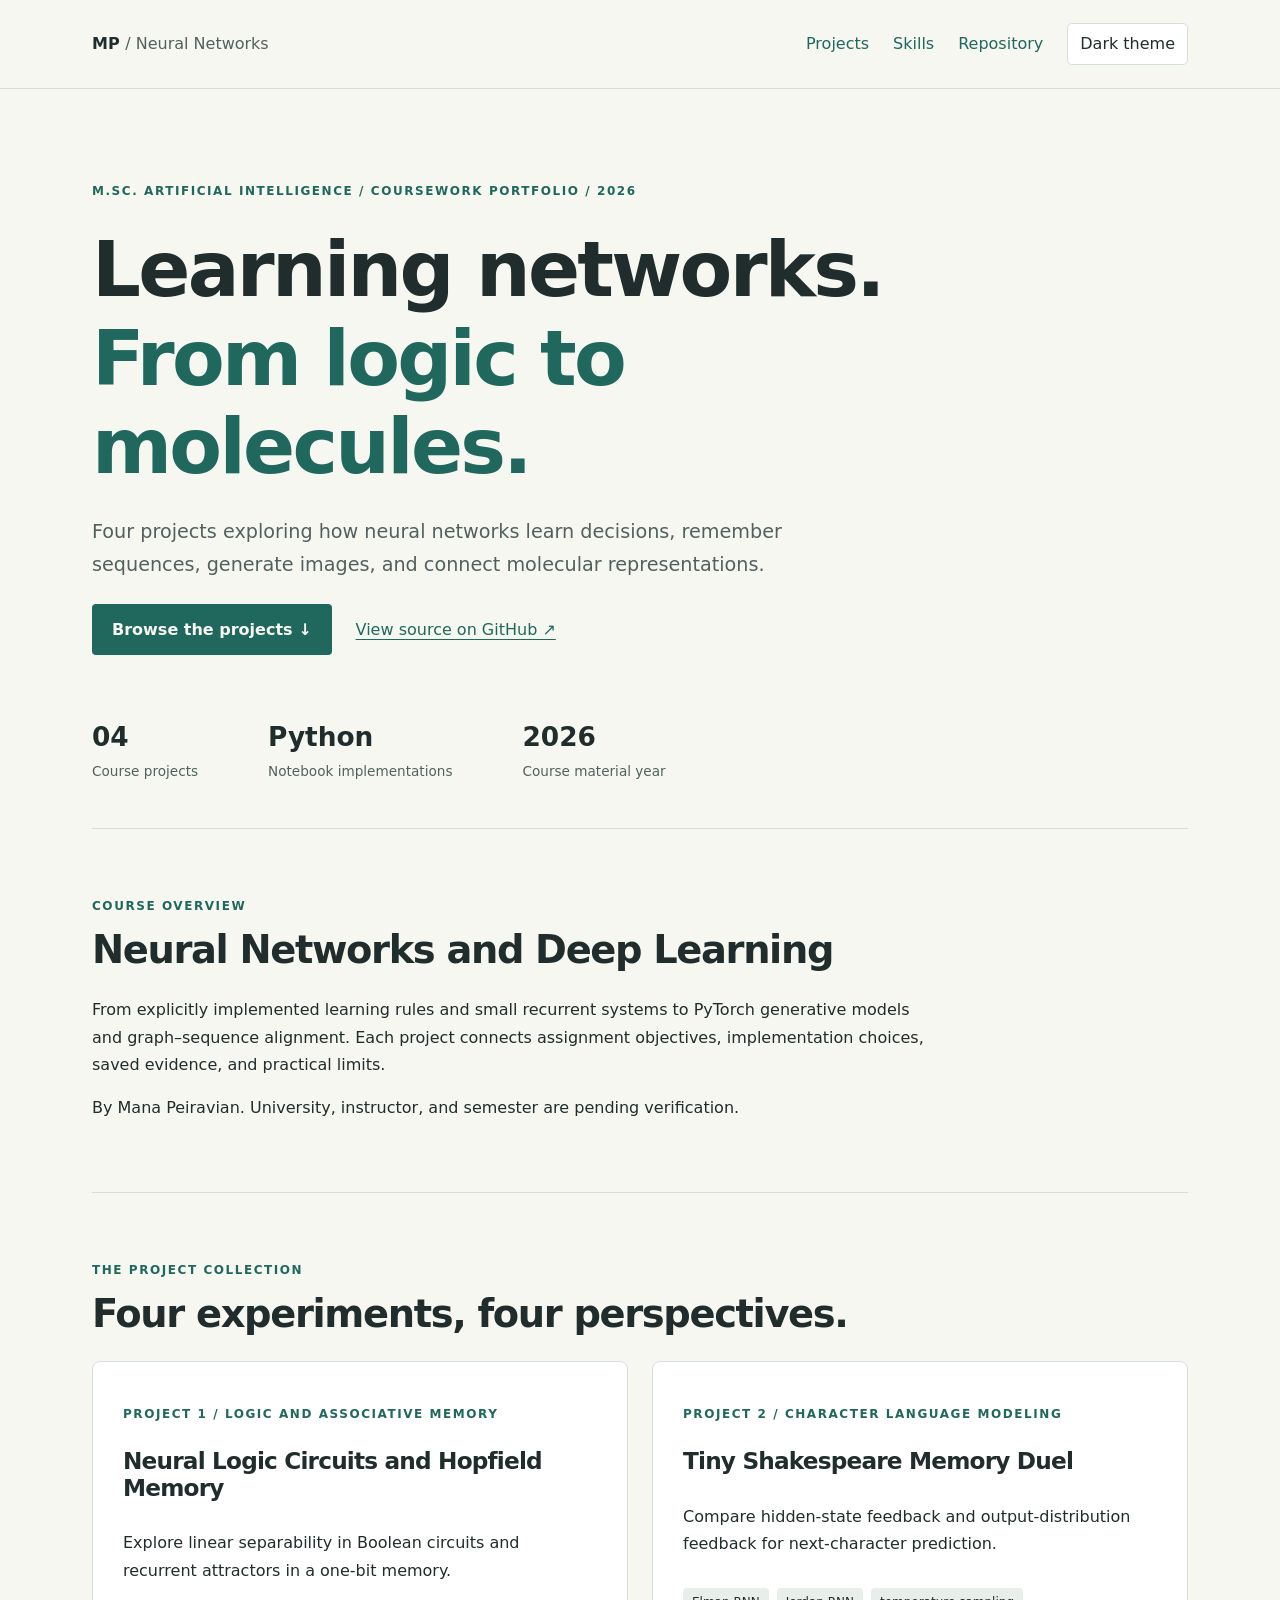
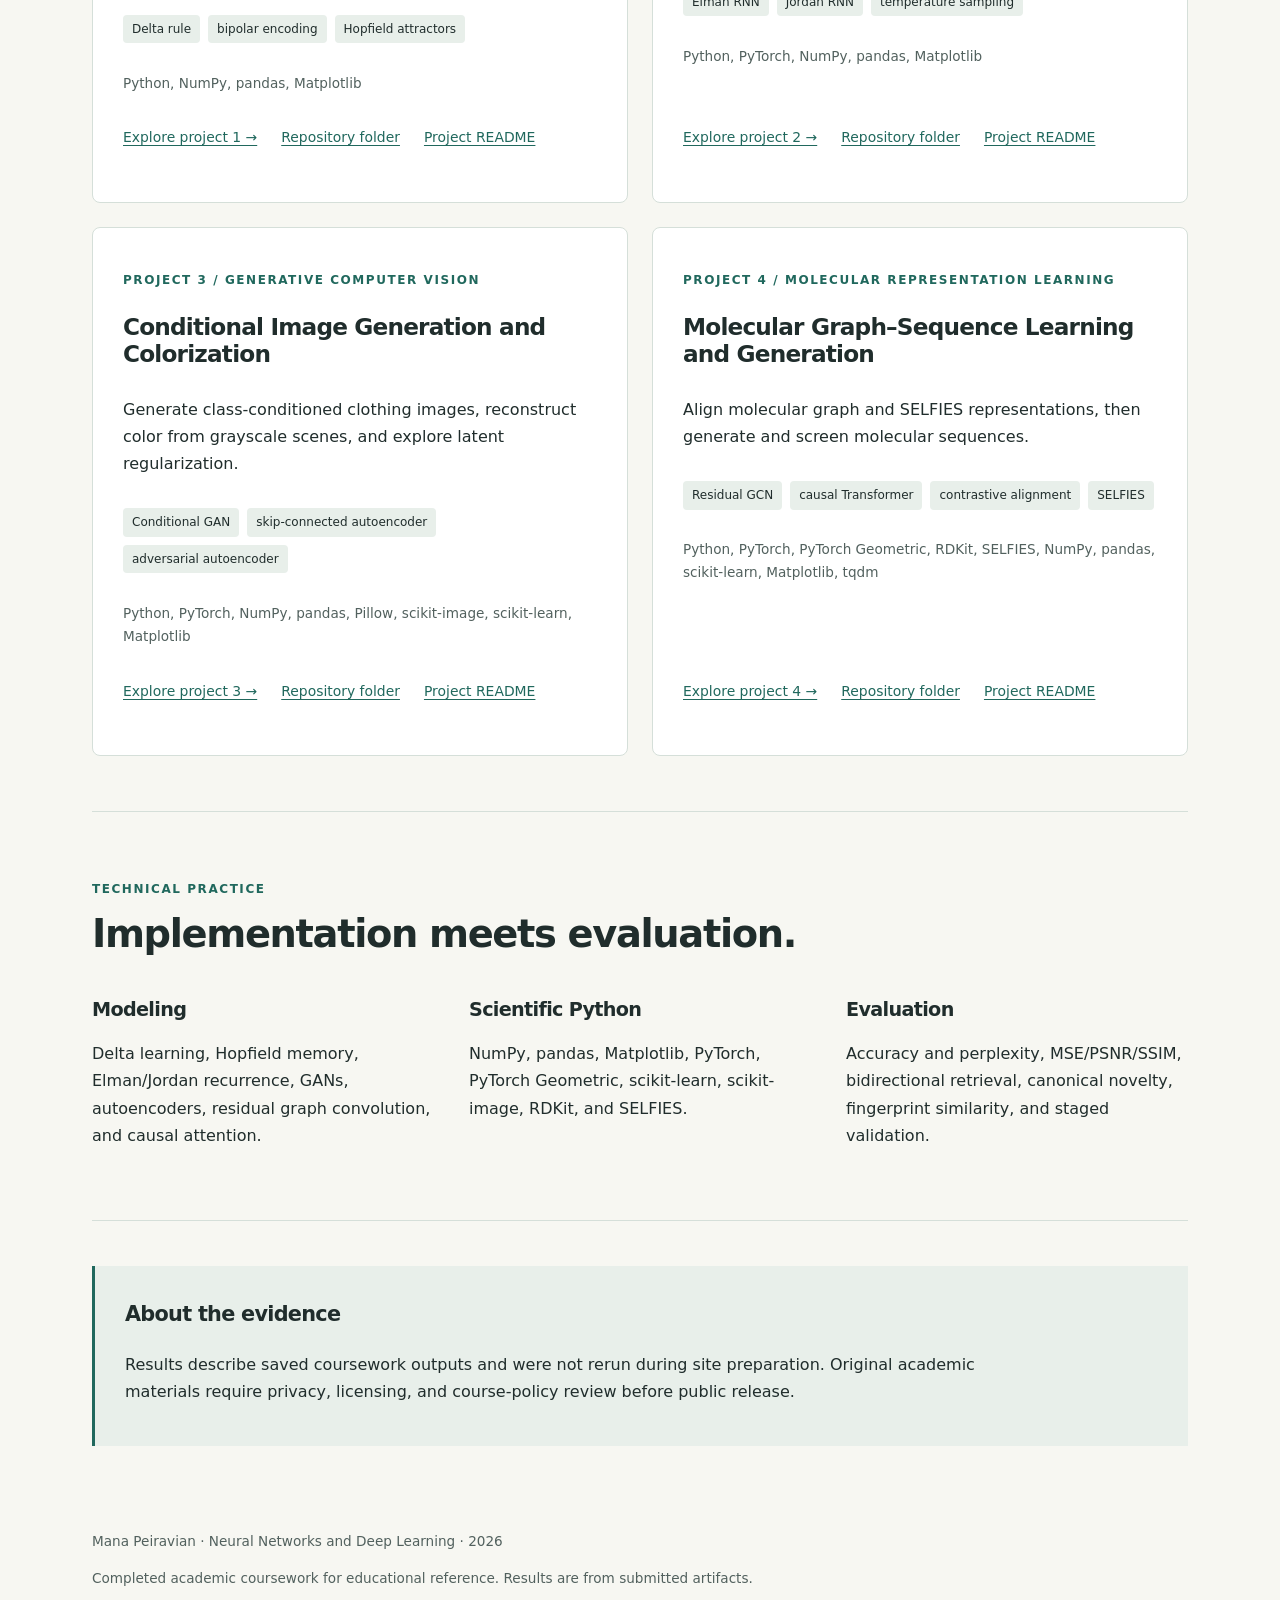
<file: docs/index.html>
<!doctype html>
<html lang="en"><head><meta charset="utf-8"><meta name="viewport" content="width=device-width, initial-scale=1"><meta name="description" content="Four Neural Networks and Deep Learning coursework projects by Mana Peiravian."><title>Neural Networks and Deep Learning | NNDL Portfolio</title><link rel="icon" href="favicon.svg" type="image/svg+xml"><link rel="stylesheet" href="assets/css/style.css"><script src="assets/js/main.js" defer></script></head><body><a class="skip" href="#main">Skip to content</a><header><nav aria-label="Main navigation"><a class="brand" href="index.html">MP <span>/ Neural Networks</span></a><div><a href="index.html#projects">Projects</a><a href="index.html#skills">Skills</a><a data-repository href="https://github.com/Mana-Peiravian/neural-networks-and-deep-learning-projects">Repository</a><button id="theme-toggle" type="button" hidden>Dark theme</button></div></nav></header><main id="main"><section class="hero"><p class="eyebrow">M.Sc. Artificial Intelligence / Coursework portfolio / 2026</p><h1>Learning networks.<br><span>From logic to molecules.</span></h1><p class="lead">Four projects exploring how neural networks learn decisions, remember sequences, generate images, and connect molecular representations.</p><div class="links"><a class="button" href="#projects">Browse the projects ↓</a><a data-repository href="https://github.com/Mana-Peiravian/neural-networks-and-deep-learning-projects">View source on GitHub ↗</a></div><div class="facts"><div><strong>04</strong><span>Course projects</span></div><div><strong>Python</strong><span>Notebook implementations</span></div><div><strong>2026</strong><span>Course material year</span></div></div></section><section id="overview"><p class="eyebrow">Course overview</p><h2>Neural Networks and Deep Learning</h2><p>From explicitly implemented learning rules and small recurrent systems to PyTorch generative models and graph–sequence alignment. Each project connects assignment objectives, implementation choices, saved evidence, and practical limits.</p><p>By Mana Peiravian. University, instructor, and semester are pending verification.</p></section><section id="projects"><p class="eyebrow">The project collection</p><h2>Four experiments, four perspectives.</h2><div class="grid"><article class="card"><p class="eyebrow">Project 1 / Logic and associative memory</p><h3>Neural Logic Circuits and Hopfield Memory</h3><p>Explore linear separability in Boolean circuits and recurrent attractors in a one-bit memory.</p><div class="tags"><span>Delta rule</span><span>bipolar encoding</span><span>Hopfield attractors</span></div><p class="tools">Python, NumPy, pandas, Matplotlib</p><div class="links"><a href="projects/logic-and-memory.html">Explore project 1 →</a><a href="https://github.com/Mana-Peiravian/neural-networks-and-deep-learning-projects/tree/main/1/">Repository folder</a><a href="https://github.com/Mana-Peiravian/neural-networks-and-deep-learning-projects/blob/main/1/README.md">Project README</a></div></article><article class="card"><p class="eyebrow">Project 2 / Character language modeling</p><h3>Tiny Shakespeare Memory Duel</h3><p>Compare hidden-state feedback and output-distribution feedback for next-character prediction.</p><div class="tags"><span>Elman RNN</span><span>Jordan RNN</span><span>temperature sampling</span></div><p class="tools">Python, PyTorch, NumPy, pandas, Matplotlib</p><div class="links"><a href="projects/shakespeare-memory-duel.html">Explore project 2 →</a><a href="https://github.com/Mana-Peiravian/neural-networks-and-deep-learning-projects/tree/main/2/">Repository folder</a><a href="https://github.com/Mana-Peiravian/neural-networks-and-deep-learning-projects/blob/main/2/README.md">Project README</a></div></article><article class="card"><p class="eyebrow">Project 3 / Generative computer vision</p><h3>Conditional Image Generation and Colorization</h3><p>Generate class-conditioned clothing images, reconstruct color from grayscale scenes, and explore latent regularization.</p><div class="tags"><span>Conditional GAN</span><span>skip-connected autoencoder</span><span>adversarial autoencoder</span></div><p class="tools">Python, PyTorch, NumPy, pandas, Pillow, scikit-image, scikit-learn, Matplotlib</p><div class="links"><a href="projects/generative-vision.html">Explore project 3 →</a><a href="https://github.com/Mana-Peiravian/neural-networks-and-deep-learning-projects/tree/main/3/">Repository folder</a><a href="https://github.com/Mana-Peiravian/neural-networks-and-deep-learning-projects/blob/main/3/README.md">Project README</a></div></article><article class="card"><p class="eyebrow">Project 4 / Molecular representation learning</p><h3>Molecular Graph–Sequence Learning and Generation</h3><p>Align molecular graph and SELFIES representations, then generate and screen molecular sequences.</p><div class="tags"><span>Residual GCN</span><span>causal Transformer</span><span>contrastive alignment</span><span>SELFIES</span></div><p class="tools">Python, PyTorch, PyTorch Geometric, RDKit, SELFIES, NumPy, pandas, scikit-learn, Matplotlib, tqdm</p><div class="links"><a href="projects/molecular-graph-sequences.html">Explore project 4 →</a><a href="https://github.com/Mana-Peiravian/neural-networks-and-deep-learning-projects/tree/main/4/">Repository folder</a><a href="https://github.com/Mana-Peiravian/neural-networks-and-deep-learning-projects/blob/main/4/README.md">Project README</a></div></article></div></section><section id="skills"><p class="eyebrow">Technical practice</p><h2>Implementation meets evaluation.</h2><div class="skills"><div><h3>Modeling</h3><p>Delta learning, Hopfield memory, Elman/Jordan recurrence, GANs, autoencoders, residual graph convolution, and causal attention.</p></div><div><h3>Scientific Python</h3><p>NumPy, pandas, Matplotlib, PyTorch, PyTorch Geometric, scikit-learn, scikit-image, RDKit, and SELFIES.</p></div><div><h3>Evaluation</h3><p>Accuracy and perplexity, MSE/PSNR/SSIM, bidirectional retrieval, canonical novelty, fingerprint similarity, and staged validation.</p></div></div></section><aside class="notice"><h2>About the evidence</h2><p>Results describe saved coursework outputs and were not rerun during site preparation. Original academic materials require privacy, licensing, and course-policy review before public release.</p></aside></main><footer><p>Mana Peiravian · Neural Networks and Deep Learning · 2026</p><p>Completed academic coursework for educational reference. Results are from submitted artifacts.</p></footer></body></html>
</file>
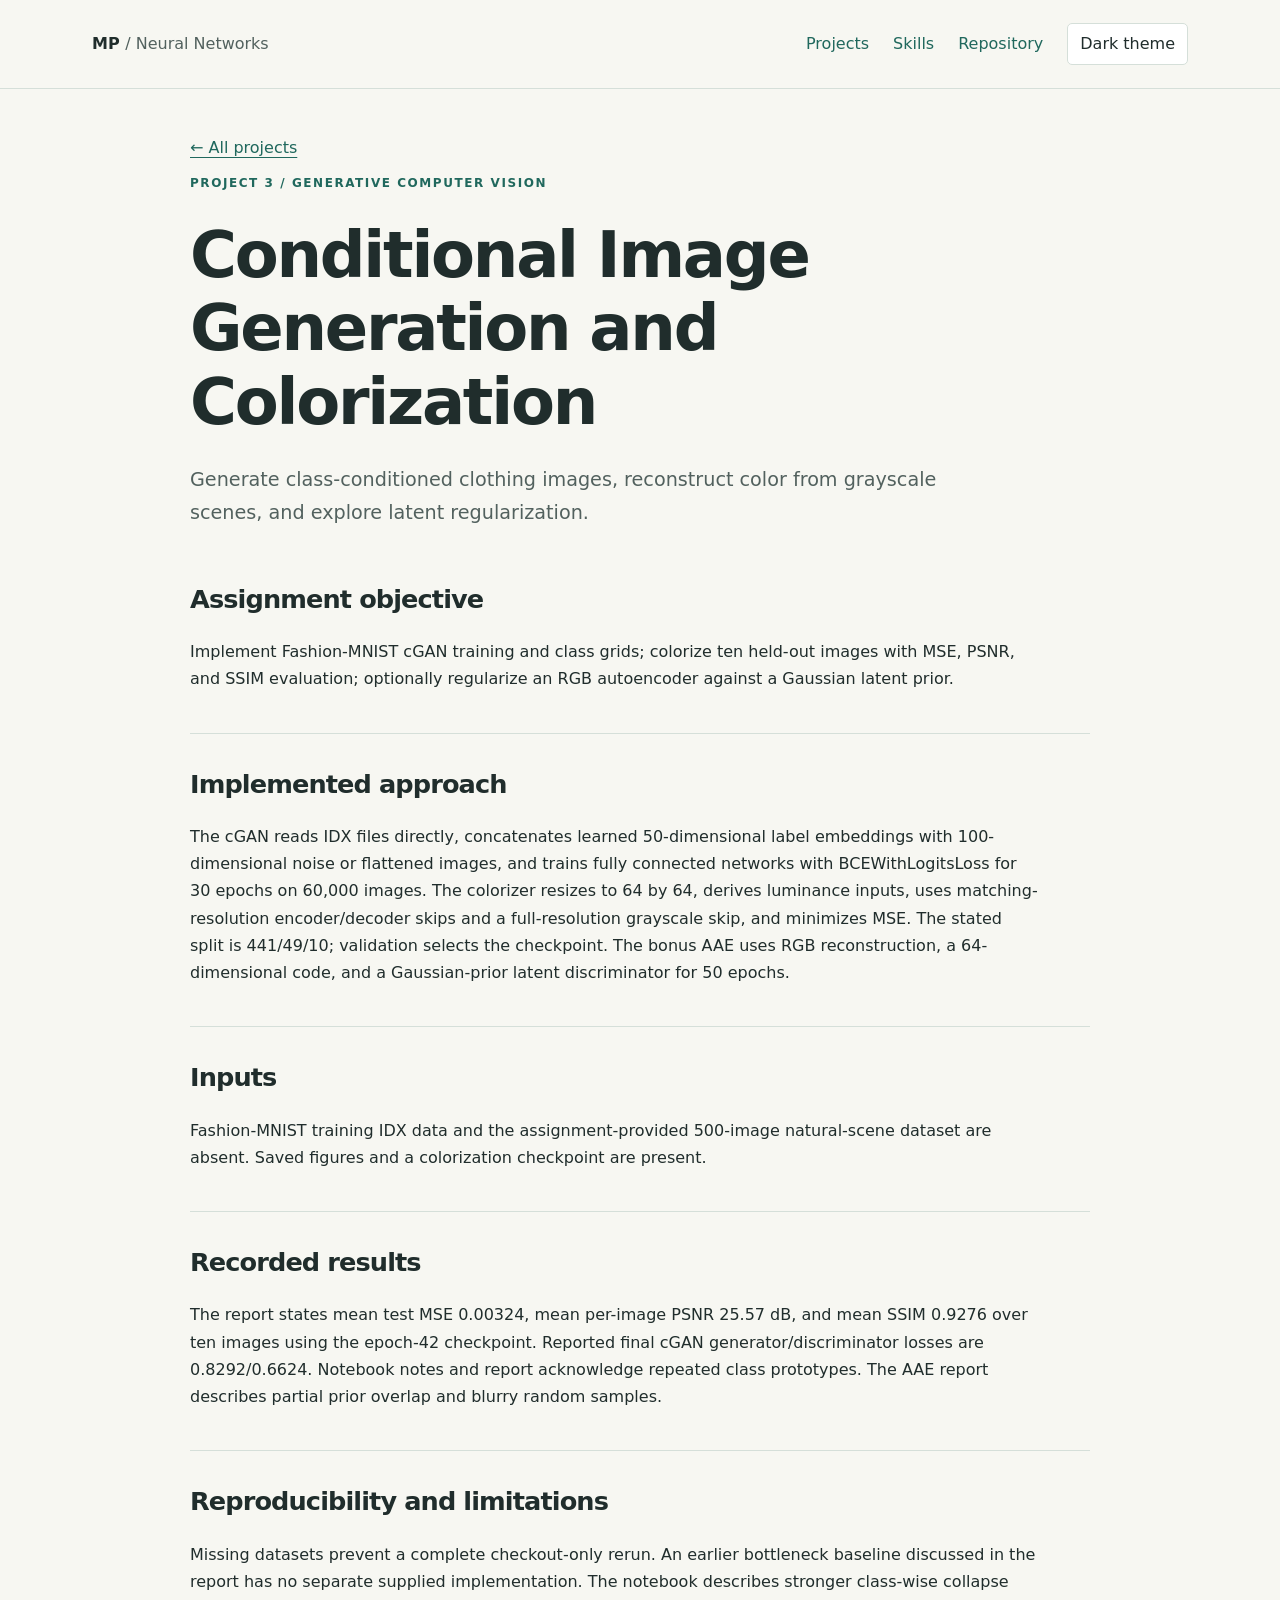
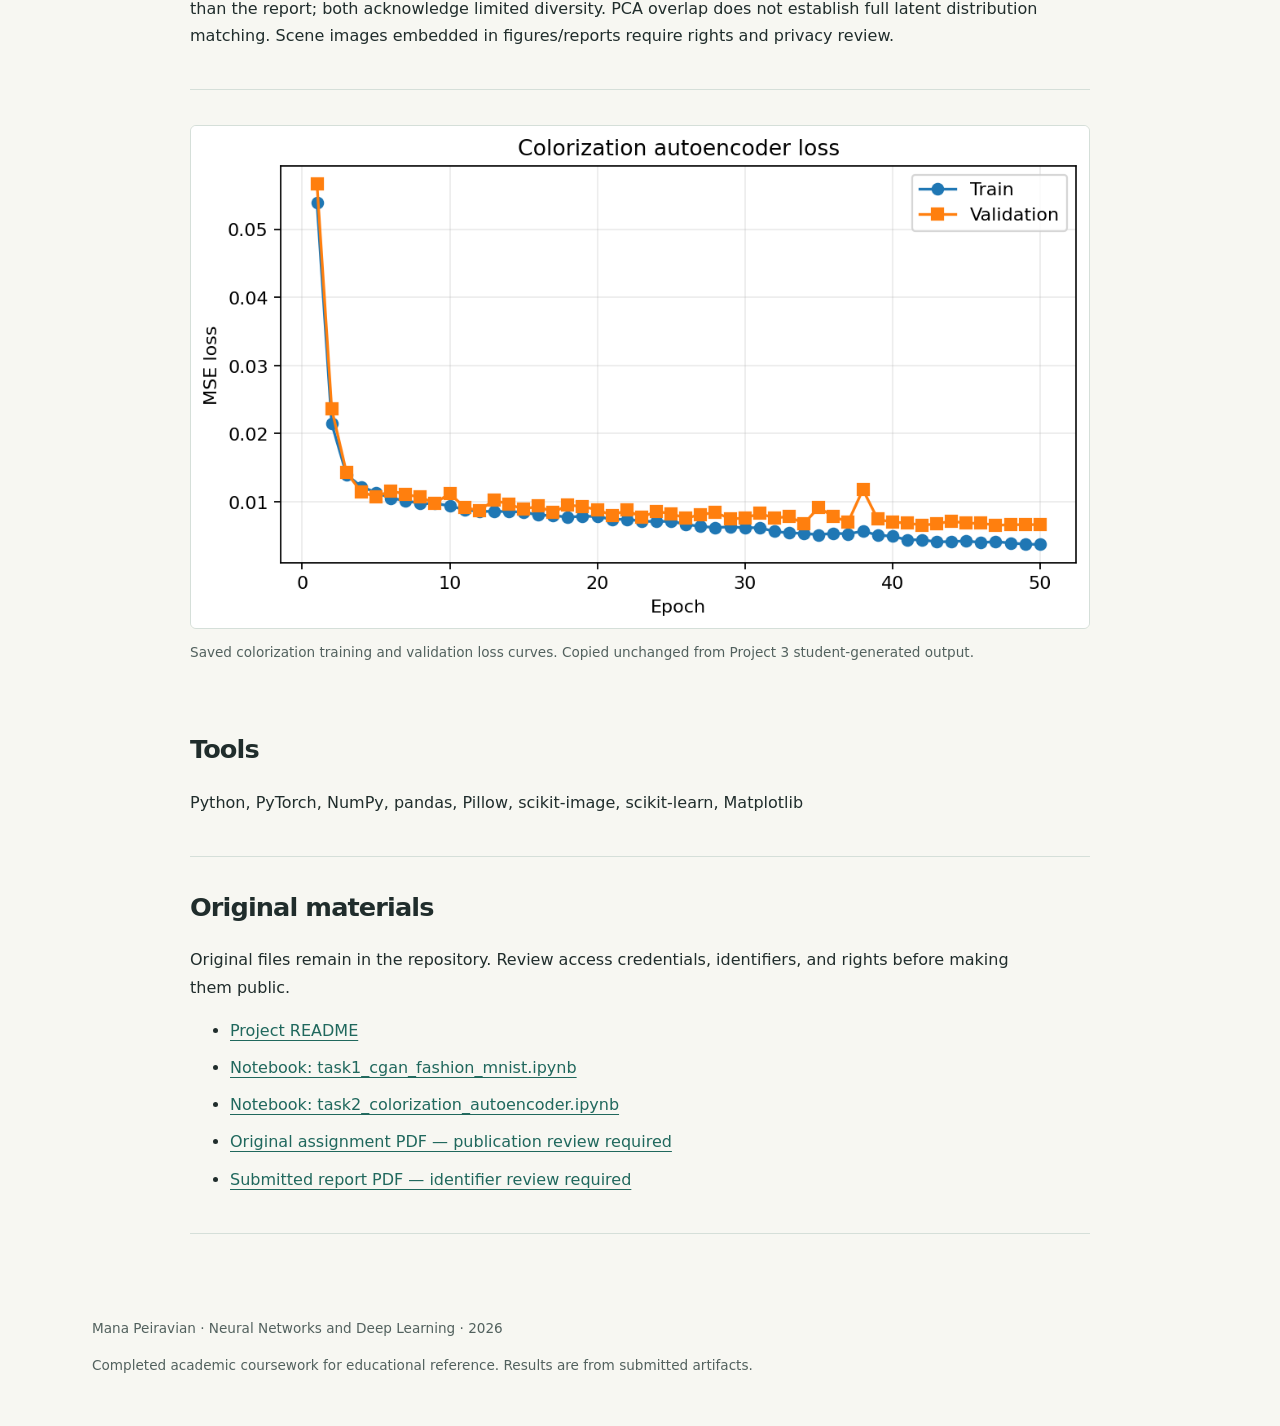
<file: docs/projects/generative-vision.html>
<!doctype html>
<html lang="en"><head><meta charset="utf-8"><meta name="viewport" content="width=device-width, initial-scale=1"><meta name="description" content="Four Neural Networks and Deep Learning coursework projects by Mana Peiravian."><title>Conditional Image Generation and Colorization | NNDL Portfolio</title><link rel="icon" href="../favicon.svg" type="image/svg+xml"><link rel="stylesheet" href="../assets/css/style.css"><script src="../assets/js/main.js" defer></script></head><body><a class="skip" href="#main">Skip to content</a><header><nav aria-label="Main navigation"><a class="brand" href="../index.html">MP <span>/ Neural Networks</span></a><div><a href="../index.html#projects">Projects</a><a href="../index.html#skills">Skills</a><a data-repository href="https://github.com/Mana-Peiravian/neural-networks-and-deep-learning-projects">Repository</a><button id="theme-toggle" type="button" hidden>Dark theme</button></div></nav></header><main id="main"><div class="detail"><a href="../index.html#projects">← All projects</a><p class="eyebrow">Project 3 / Generative computer vision</p><h1>Conditional Image Generation and Colorization</h1><p class="lead">Generate class-conditioned clothing images, reconstruct color from grayscale scenes, and explore latent regularization.</p><section><h2>Assignment objective</h2><p>Implement Fashion-MNIST cGAN training and class grids; colorize ten held-out images with MSE, PSNR, and SSIM evaluation; optionally regularize an RGB autoencoder against a Gaussian latent prior.</p></section><section><h2>Implemented approach</h2><p>The cGAN reads IDX files directly, concatenates learned 50-dimensional label embeddings with 100-dimensional noise or flattened images, and trains fully connected networks with BCEWithLogitsLoss for 30 epochs on 60,000 images. The colorizer resizes to 64 by 64, derives luminance inputs, uses matching-resolution encoder/decoder skips and a full-resolution grayscale skip, and minimizes MSE. The stated split is 441/49/10; validation selects the checkpoint. The bonus AAE uses RGB reconstruction, a 64-dimensional code, and a Gaussian-prior latent discriminator for 50 epochs.</p></section><section><h2>Inputs</h2><p>Fashion-MNIST training IDX data and the assignment-provided 500-image natural-scene dataset are absent. Saved figures and a colorization checkpoint are present.</p></section><section><h2>Recorded results</h2><p>The report states mean test MSE 0.00324, mean per-image PSNR 25.57 dB, and mean SSIM 0.9276 over ten images using the epoch-42 checkpoint. Reported final cGAN generator/discriminator losses are 0.8292/0.6624. Notebook notes and report acknowledge repeated class prototypes. The AAE report describes partial prior overlap and blurry random samples.</p></section><section><h2>Reproducibility and limitations</h2><p>Missing datasets prevent a complete checkout-only rerun. An earlier bottleneck baseline discussed in the report has no separate supplied implementation. The notebook describes stronger class-wise collapse than the report; both acknowledge limited diversity. PCA overlap does not establish full latent distribution matching. Scene images embedded in figures/reports require rights and privacy review.</p></section><figure><img src="../assets/images/autoencoder_loss_curve.png" alt="Saved colorization training and validation loss curves" loading="lazy"><figcaption>Saved colorization training and validation loss curves. Copied unchanged from Project 3 student-generated output.</figcaption></figure><section><h2>Tools</h2><p>Python, PyTorch, NumPy, pandas, Pillow, scikit-image, scikit-learn, Matplotlib</p></section><section><h2>Original materials</h2><p>Original files remain in the repository. Review access credentials, identifiers, and rights before making them public.</p><ul><li><a href="https://github.com/Mana-Peiravian/neural-networks-and-deep-learning-projects/blob/main/3/README.md">Project README</a></li><li><a href="https://github.com/Mana-Peiravian/neural-networks-and-deep-learning-projects/blob/main/3/code/task1_cgan_fashion_mnist.ipynb">Notebook: task1_cgan_fashion_mnist.ipynb</a></li><li><a href="https://github.com/Mana-Peiravian/neural-networks-and-deep-learning-projects/blob/main/3/code/task2_colorization_autoencoder.ipynb">Notebook: task2_colorization_autoencoder.ipynb</a></li><li><a href="https://github.com/Mana-Peiravian/neural-networks-and-deep-learning-projects/blob/main/3/NNDL-Prj3-2026.pdf">Original assignment PDF — publication review required</a></li><li><a href="https://github.com/Mana-Peiravian/neural-networks-and-deep-learning-projects/blob/main/3/report.pdf">Submitted report PDF — identifier review required</a></li></ul></section></div></main><footer><p>Mana Peiravian · Neural Networks and Deep Learning · 2026</p><p>Completed academic coursework for educational reference. Results are from submitted artifacts.</p></footer></body></html>
</file>
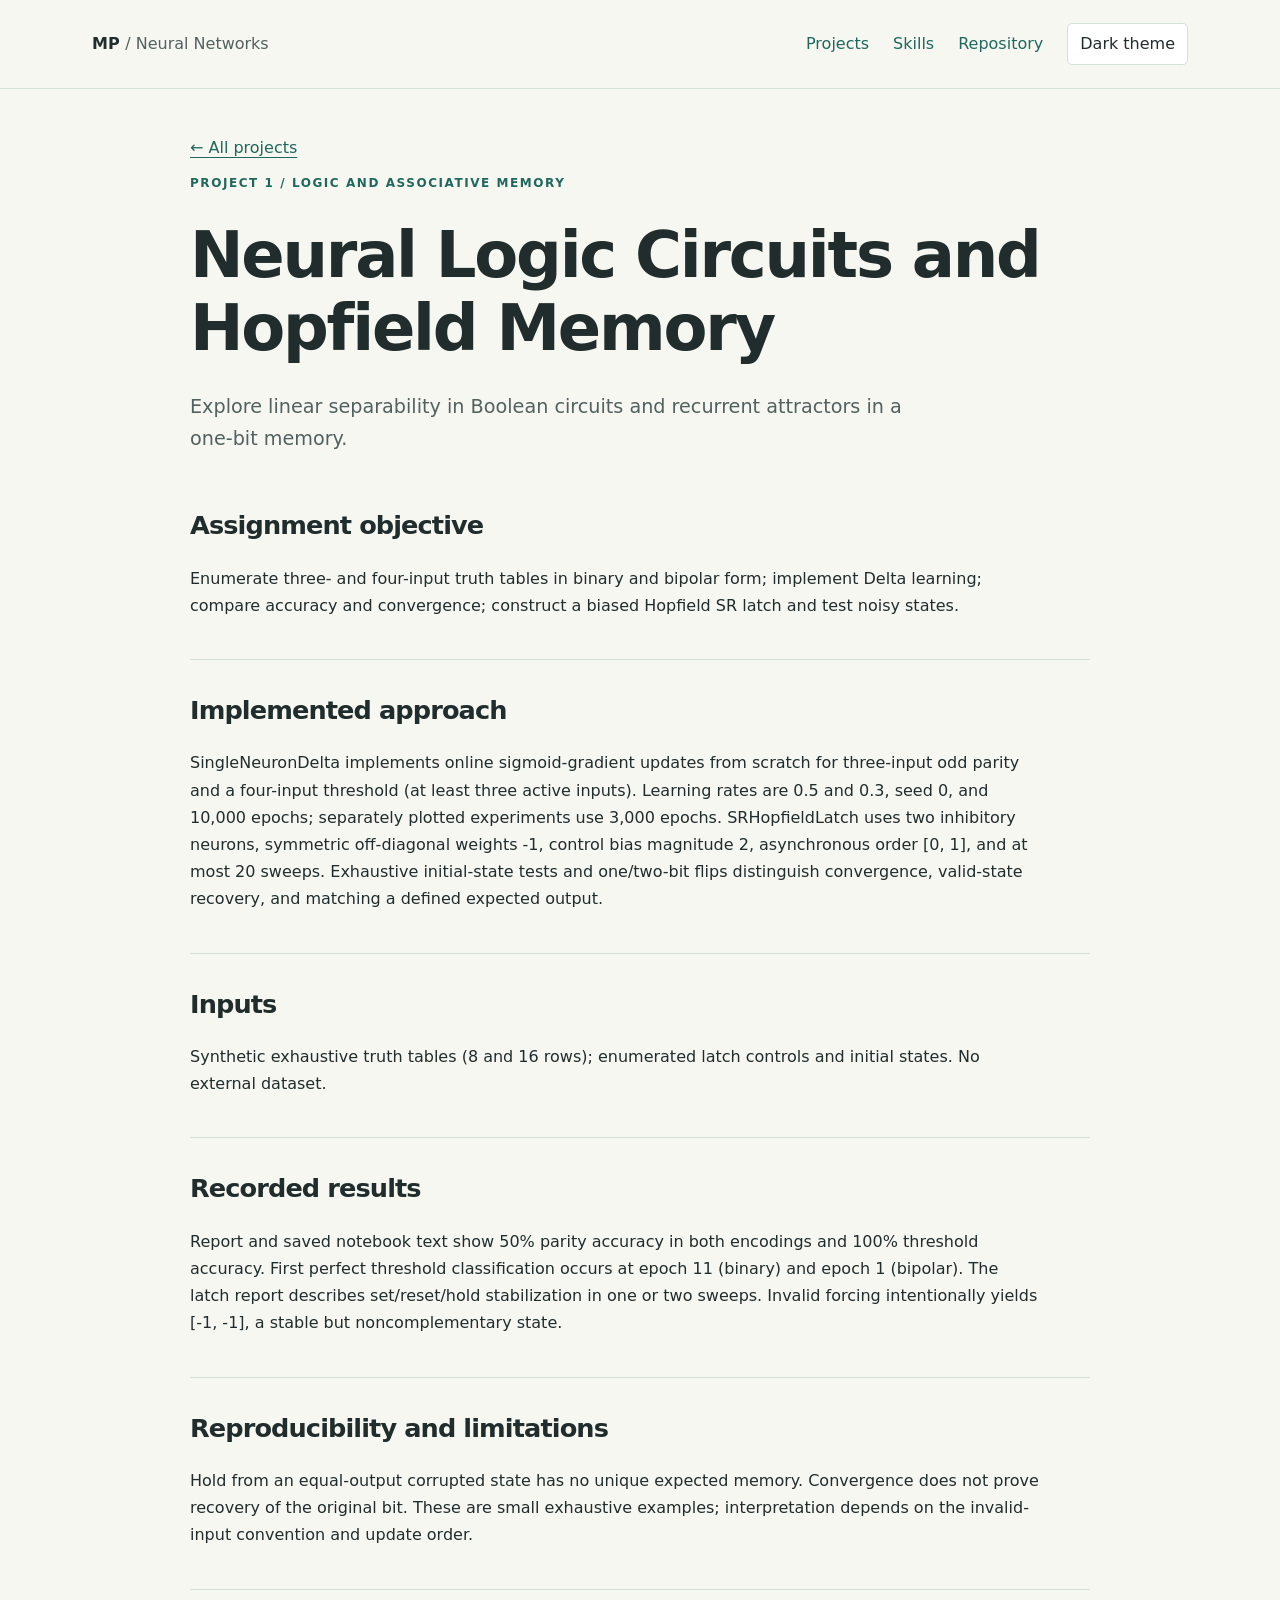
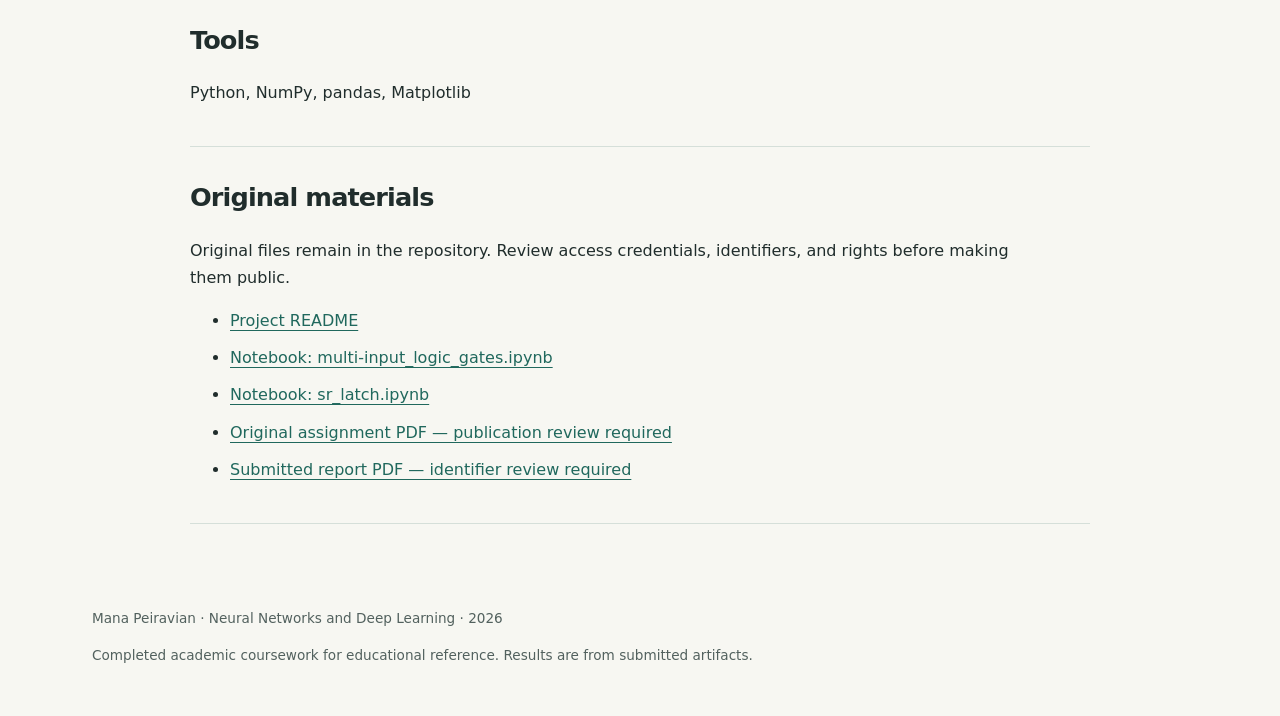
<file: docs/projects/logic-and-memory.html>
<!doctype html>
<html lang="en"><head><meta charset="utf-8"><meta name="viewport" content="width=device-width, initial-scale=1"><meta name="description" content="Four Neural Networks and Deep Learning coursework projects by Mana Peiravian."><title>Neural Logic Circuits and Hopfield Memory | NNDL Portfolio</title><link rel="icon" href="../favicon.svg" type="image/svg+xml"><link rel="stylesheet" href="../assets/css/style.css"><script src="../assets/js/main.js" defer></script></head><body><a class="skip" href="#main">Skip to content</a><header><nav aria-label="Main navigation"><a class="brand" href="../index.html">MP <span>/ Neural Networks</span></a><div><a href="../index.html#projects">Projects</a><a href="../index.html#skills">Skills</a><a data-repository href="https://github.com/Mana-Peiravian/neural-networks-and-deep-learning-projects">Repository</a><button id="theme-toggle" type="button" hidden>Dark theme</button></div></nav></header><main id="main"><div class="detail"><a href="../index.html#projects">← All projects</a><p class="eyebrow">Project 1 / Logic and associative memory</p><h1>Neural Logic Circuits and Hopfield Memory</h1><p class="lead">Explore linear separability in Boolean circuits and recurrent attractors in a one-bit memory.</p><section><h2>Assignment objective</h2><p>Enumerate three- and four-input truth tables in binary and bipolar form; implement Delta learning; compare accuracy and convergence; construct a biased Hopfield SR latch and test noisy states.</p></section><section><h2>Implemented approach</h2><p>SingleNeuronDelta implements online sigmoid-gradient updates from scratch for three-input odd parity and a four-input threshold (at least three active inputs). Learning rates are 0.5 and 0.3, seed 0, and 10,000 epochs; separately plotted experiments use 3,000 epochs. SRHopfieldLatch uses two inhibitory neurons, symmetric off-diagonal weights -1, control bias magnitude 2, asynchronous order [0, 1], and at most 20 sweeps. Exhaustive initial-state tests and one/two-bit flips distinguish convergence, valid-state recovery, and matching a defined expected output.</p></section><section><h2>Inputs</h2><p>Synthetic exhaustive truth tables (8 and 16 rows); enumerated latch controls and initial states. No external dataset.</p></section><section><h2>Recorded results</h2><p>Report and saved notebook text show 50% parity accuracy in both encodings and 100% threshold accuracy. First perfect threshold classification occurs at epoch 11 (binary) and epoch 1 (bipolar). The latch report describes set/reset/hold stabilization in one or two sweeps. Invalid forcing intentionally yields [-1, -1], a stable but noncomplementary state.</p></section><section><h2>Reproducibility and limitations</h2><p>Hold from an equal-output corrupted state has no unique expected memory. Convergence does not prove recovery of the original bit. These are small exhaustive examples; interpretation depends on the invalid-input convention and update order.</p></section><section><h2>Tools</h2><p>Python, NumPy, pandas, Matplotlib</p></section><section><h2>Original materials</h2><p>Original files remain in the repository. Review access credentials, identifiers, and rights before making them public.</p><ul><li><a href="https://github.com/Mana-Peiravian/neural-networks-and-deep-learning-projects/blob/main/1/README.md">Project README</a></li><li><a href="https://github.com/Mana-Peiravian/neural-networks-and-deep-learning-projects/blob/main/1/code/multi-input_logic_gates.ipynb">Notebook: multi-input_logic_gates.ipynb</a></li><li><a href="https://github.com/Mana-Peiravian/neural-networks-and-deep-learning-projects/blob/main/1/code/sr_latch.ipynb">Notebook: sr_latch.ipynb</a></li><li><a href="https://github.com/Mana-Peiravian/neural-networks-and-deep-learning-projects/blob/main/1/NNDL_Pr1_2026.pdf">Original assignment PDF — publication review required</a></li><li><a href="https://github.com/Mana-Peiravian/neural-networks-and-deep-learning-projects/blob/main/1/HW%231%20-%20Report.pdf">Submitted report PDF — identifier review required</a></li></ul></section></div></main><footer><p>Mana Peiravian · Neural Networks and Deep Learning · 2026</p><p>Completed academic coursework for educational reference. Results are from submitted artifacts.</p></footer></body></html>
</file>
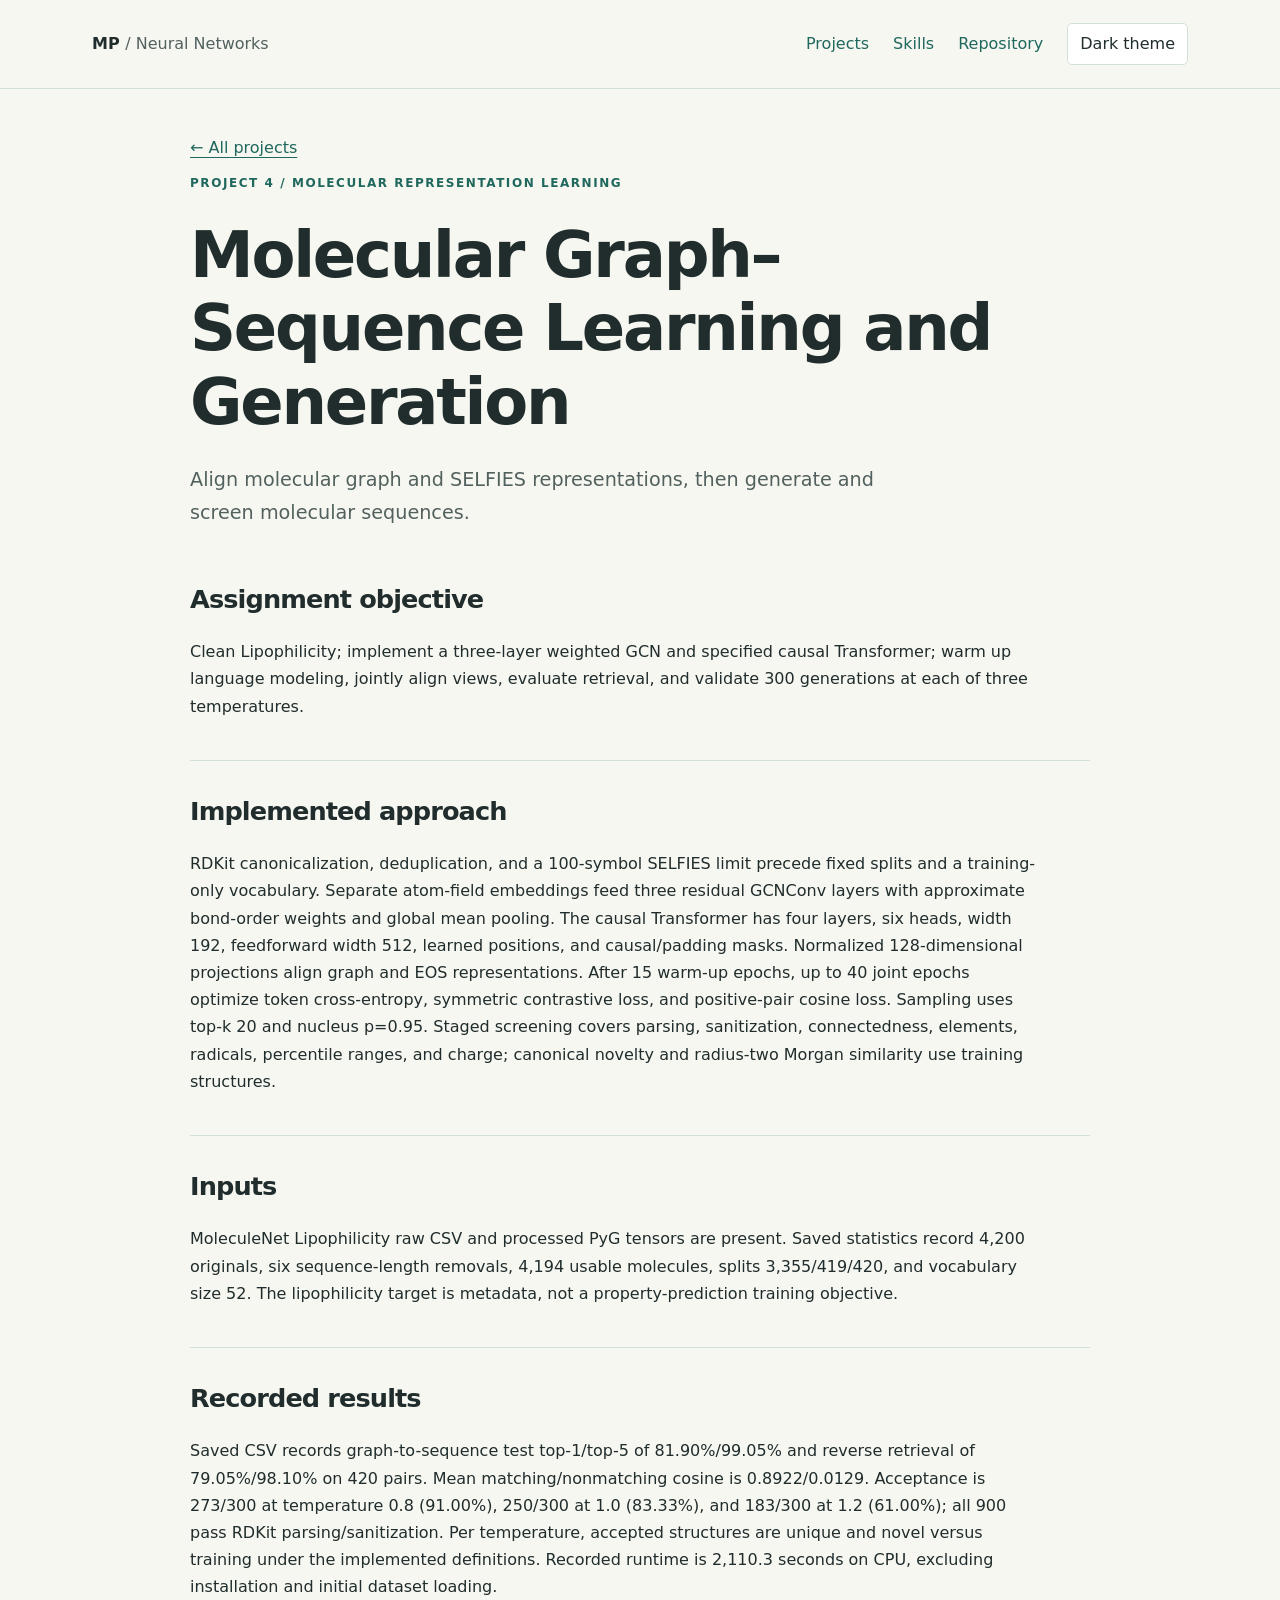
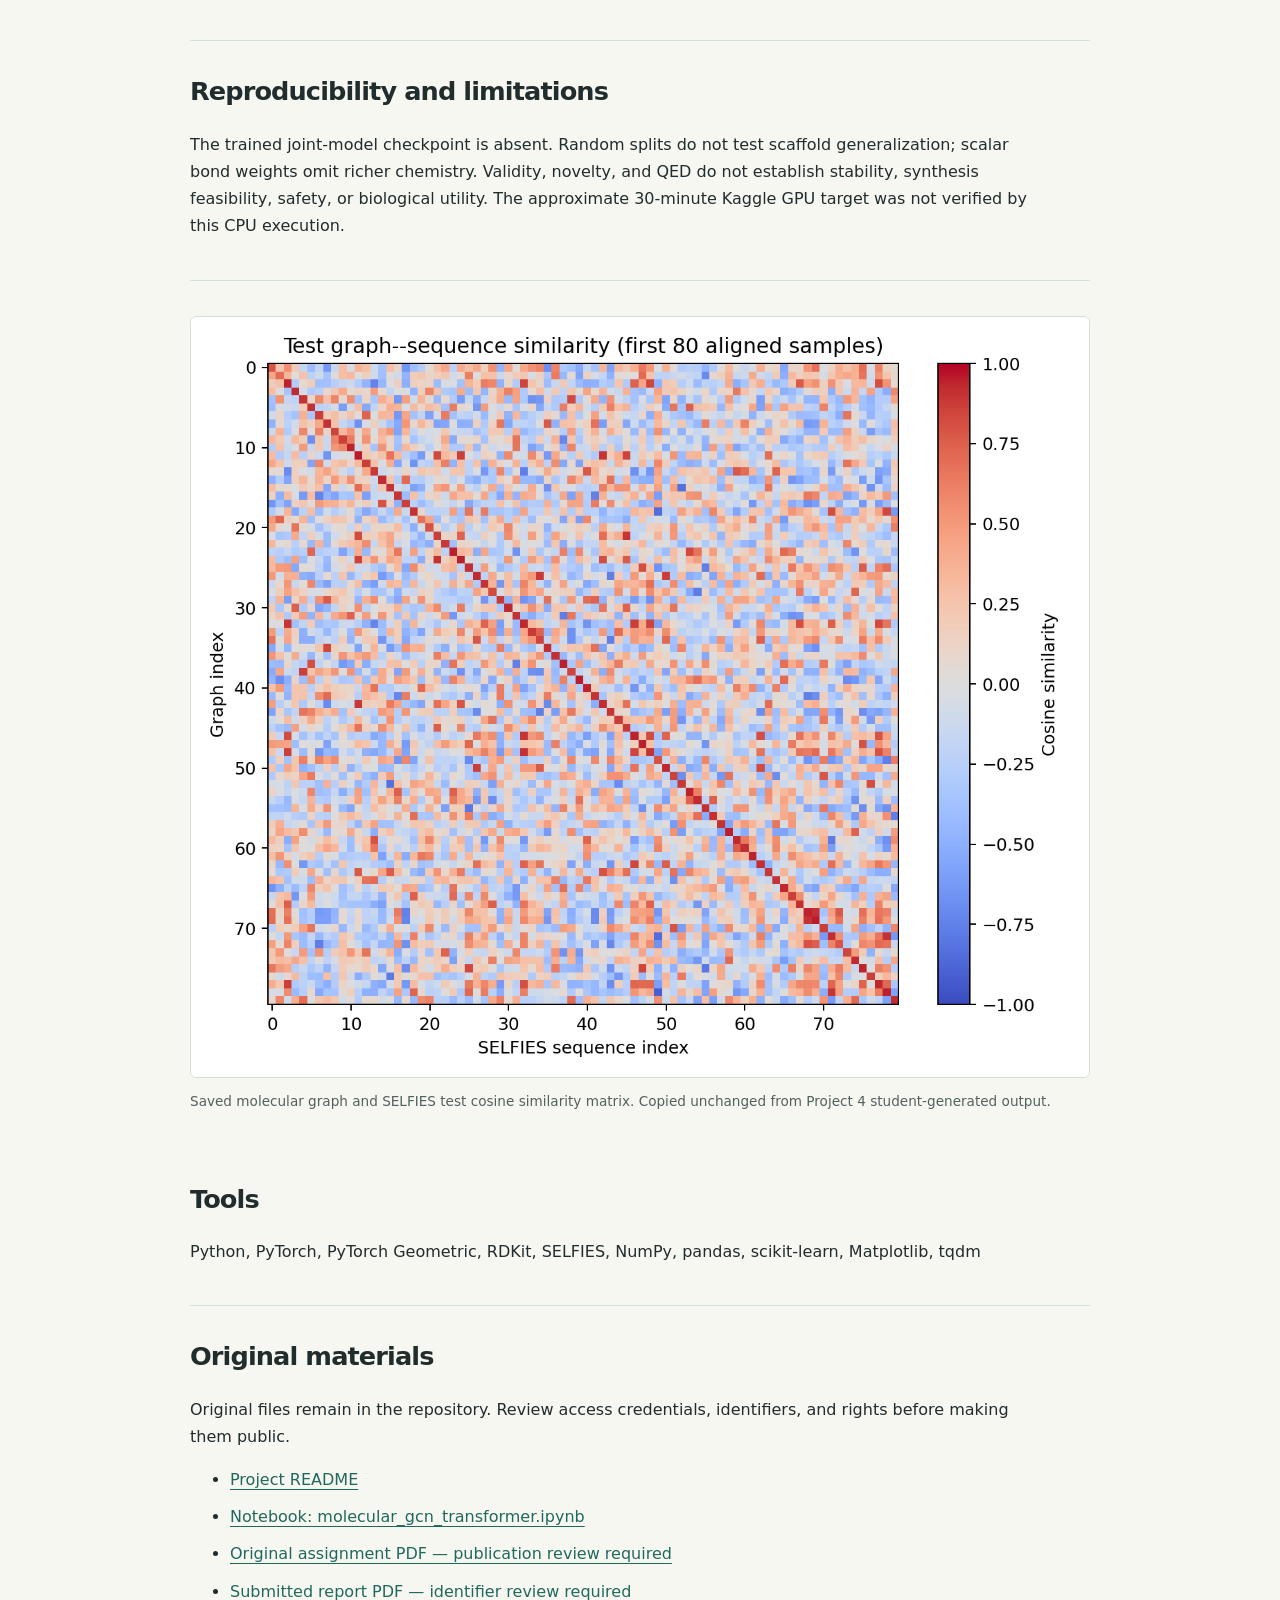
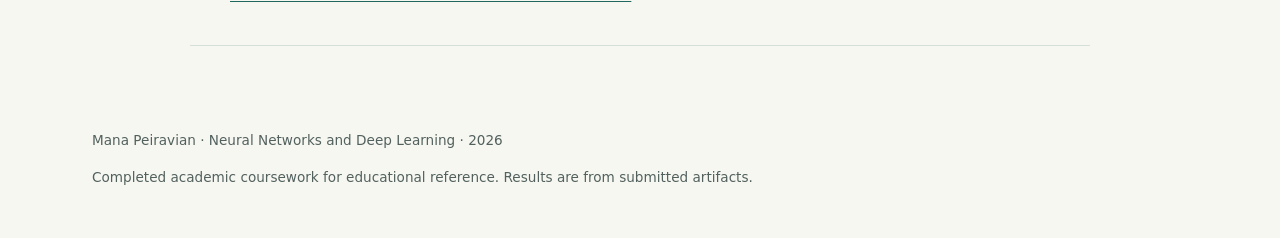
<file: docs/projects/molecular-graph-sequences.html>
<!doctype html>
<html lang="en"><head><meta charset="utf-8"><meta name="viewport" content="width=device-width, initial-scale=1"><meta name="description" content="Four Neural Networks and Deep Learning coursework projects by Mana Peiravian."><title>Molecular Graph–Sequence Learning and Generation | NNDL Portfolio</title><link rel="icon" href="../favicon.svg" type="image/svg+xml"><link rel="stylesheet" href="../assets/css/style.css"><script src="../assets/js/main.js" defer></script></head><body><a class="skip" href="#main">Skip to content</a><header><nav aria-label="Main navigation"><a class="brand" href="../index.html">MP <span>/ Neural Networks</span></a><div><a href="../index.html#projects">Projects</a><a href="../index.html#skills">Skills</a><a data-repository href="https://github.com/Mana-Peiravian/neural-networks-and-deep-learning-projects">Repository</a><button id="theme-toggle" type="button" hidden>Dark theme</button></div></nav></header><main id="main"><div class="detail"><a href="../index.html#projects">← All projects</a><p class="eyebrow">Project 4 / Molecular representation learning</p><h1>Molecular Graph–Sequence Learning and Generation</h1><p class="lead">Align molecular graph and SELFIES representations, then generate and screen molecular sequences.</p><section><h2>Assignment objective</h2><p>Clean Lipophilicity; implement a three-layer weighted GCN and specified causal Transformer; warm up language modeling, jointly align views, evaluate retrieval, and validate 300 generations at each of three temperatures.</p></section><section><h2>Implemented approach</h2><p>RDKit canonicalization, deduplication, and a 100-symbol SELFIES limit precede fixed splits and a training-only vocabulary. Separate atom-field embeddings feed three residual GCNConv layers with approximate bond-order weights and global mean pooling. The causal Transformer has four layers, six heads, width 192, feedforward width 512, learned positions, and causal/padding masks. Normalized 128-dimensional projections align graph and EOS representations. After 15 warm-up epochs, up to 40 joint epochs optimize token cross-entropy, symmetric contrastive loss, and positive-pair cosine loss. Sampling uses top-k 20 and nucleus p=0.95. Staged screening covers parsing, sanitization, connectedness, elements, radicals, percentile ranges, and charge; canonical novelty and radius-two Morgan similarity use training structures.</p></section><section><h2>Inputs</h2><p>MoleculeNet Lipophilicity raw CSV and processed PyG tensors are present. Saved statistics record 4,200 originals, six sequence-length removals, 4,194 usable molecules, splits 3,355/419/420, and vocabulary size 52. The lipophilicity target is metadata, not a property-prediction training objective.</p></section><section><h2>Recorded results</h2><p>Saved CSV records graph-to-sequence test top-1/top-5 of 81.90%/99.05% and reverse retrieval of 79.05%/98.10% on 420 pairs. Mean matching/nonmatching cosine is 0.8922/0.0129. Acceptance is 273/300 at temperature 0.8 (91.00%), 250/300 at 1.0 (83.33%), and 183/300 at 1.2 (61.00%); all 900 pass RDKit parsing/sanitization. Per temperature, accepted structures are unique and novel versus training under the implemented definitions. Recorded runtime is 2,110.3 seconds on CPU, excluding installation and initial dataset loading.</p></section><section><h2>Reproducibility and limitations</h2><p>The trained joint-model checkpoint is absent. Random splits do not test scaffold generalization; scalar bond weights omit richer chemistry. Validity, novelty, and QED do not establish stability, synthesis feasibility, safety, or biological utility. The approximate 30-minute Kaggle GPU target was not verified by this CPU execution.</p></section><figure><img src="../assets/images/test_similarity_matrix.png" alt="Saved molecular graph and SELFIES test cosine similarity matrix" loading="lazy"><figcaption>Saved molecular graph and SELFIES test cosine similarity matrix. Copied unchanged from Project 4 student-generated output.</figcaption></figure><section><h2>Tools</h2><p>Python, PyTorch, PyTorch Geometric, RDKit, SELFIES, NumPy, pandas, scikit-learn, Matplotlib, tqdm</p></section><section><h2>Original materials</h2><p>Original files remain in the repository. Review access credentials, identifiers, and rights before making them public.</p><ul><li><a href="https://github.com/Mana-Peiravian/neural-networks-and-deep-learning-projects/blob/main/4/README.md">Project README</a></li><li><a href="https://github.com/Mana-Peiravian/neural-networks-and-deep-learning-projects/blob/main/4/code/molecular_gcn_transformer.ipynb">Notebook: molecular_gcn_transformer.ipynb</a></li><li><a href="https://github.com/Mana-Peiravian/neural-networks-and-deep-learning-projects/blob/main/4/NNDL-Prj4-2026.pdf">Original assignment PDF — publication review required</a></li><li><a href="https://github.com/Mana-Peiravian/neural-networks-and-deep-learning-projects/blob/main/4/report.pdf">Submitted report PDF — identifier review required</a></li></ul></section></div></main><footer><p>Mana Peiravian · Neural Networks and Deep Learning · 2026</p><p>Completed academic coursework for educational reference. Results are from submitted artifacts.</p></footer></body></html>
</file>
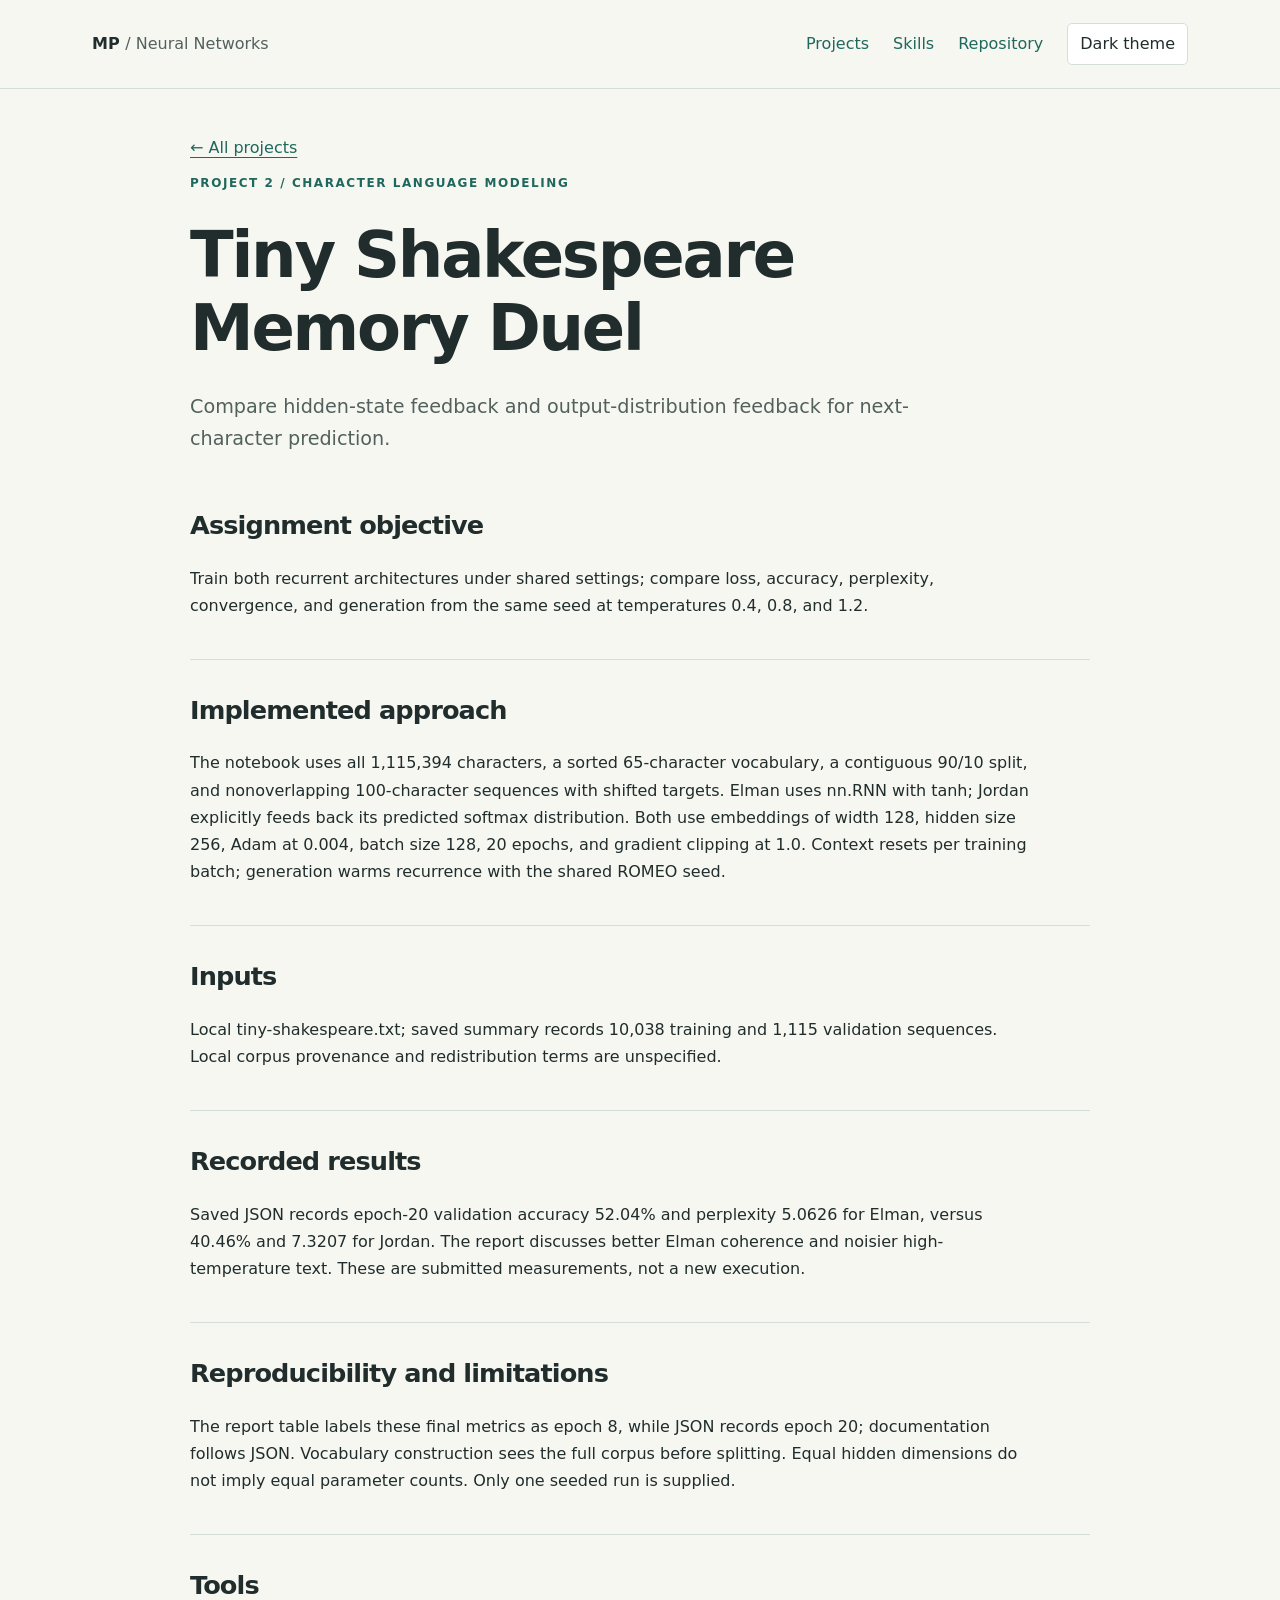
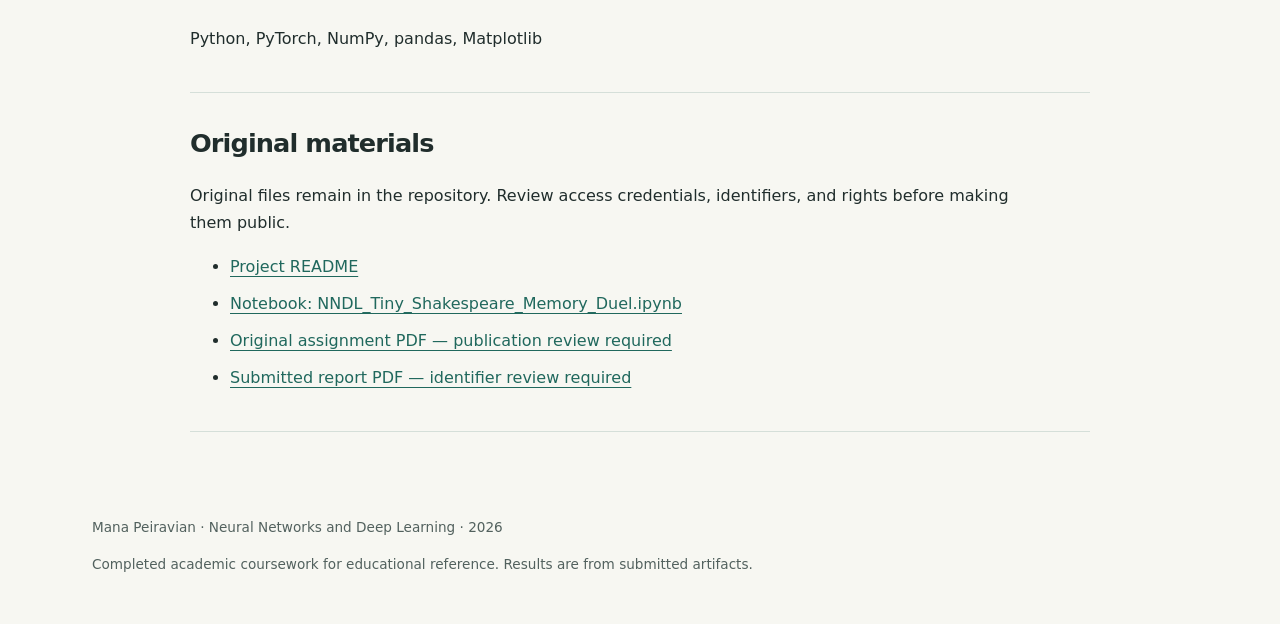
<file: docs/projects/shakespeare-memory-duel.html>
<!doctype html>
<html lang="en"><head><meta charset="utf-8"><meta name="viewport" content="width=device-width, initial-scale=1"><meta name="description" content="Four Neural Networks and Deep Learning coursework projects by Mana Peiravian."><title>Tiny Shakespeare Memory Duel | NNDL Portfolio</title><link rel="icon" href="../favicon.svg" type="image/svg+xml"><link rel="stylesheet" href="../assets/css/style.css"><script src="../assets/js/main.js" defer></script></head><body><a class="skip" href="#main">Skip to content</a><header><nav aria-label="Main navigation"><a class="brand" href="../index.html">MP <span>/ Neural Networks</span></a><div><a href="../index.html#projects">Projects</a><a href="../index.html#skills">Skills</a><a data-repository href="https://github.com/Mana-Peiravian/neural-networks-and-deep-learning-projects">Repository</a><button id="theme-toggle" type="button" hidden>Dark theme</button></div></nav></header><main id="main"><div class="detail"><a href="../index.html#projects">← All projects</a><p class="eyebrow">Project 2 / Character language modeling</p><h1>Tiny Shakespeare Memory Duel</h1><p class="lead">Compare hidden-state feedback and output-distribution feedback for next-character prediction.</p><section><h2>Assignment objective</h2><p>Train both recurrent architectures under shared settings; compare loss, accuracy, perplexity, convergence, and generation from the same seed at temperatures 0.4, 0.8, and 1.2.</p></section><section><h2>Implemented approach</h2><p>The notebook uses all 1,115,394 characters, a sorted 65-character vocabulary, a contiguous 90/10 split, and nonoverlapping 100-character sequences with shifted targets. Elman uses nn.RNN with tanh; Jordan explicitly feeds back its predicted softmax distribution. Both use embeddings of width 128, hidden size 256, Adam at 0.004, batch size 128, 20 epochs, and gradient clipping at 1.0. Context resets per training batch; generation warms recurrence with the shared ROMEO seed.</p></section><section><h2>Inputs</h2><p>Local tiny-shakespeare.txt; saved summary records 10,038 training and 1,115 validation sequences. Local corpus provenance and redistribution terms are unspecified.</p></section><section><h2>Recorded results</h2><p>Saved JSON records epoch-20 validation accuracy 52.04% and perplexity 5.0626 for Elman, versus 40.46% and 7.3207 for Jordan. The report discusses better Elman coherence and noisier high-temperature text. These are submitted measurements, not a new execution.</p></section><section><h2>Reproducibility and limitations</h2><p>The report table labels these final metrics as epoch 8, while JSON records epoch 20; documentation follows JSON. Vocabulary construction sees the full corpus before splitting. Equal hidden dimensions do not imply equal parameter counts. Only one seeded run is supplied.</p></section><section><h2>Tools</h2><p>Python, PyTorch, NumPy, pandas, Matplotlib</p></section><section><h2>Original materials</h2><p>Original files remain in the repository. Review access credentials, identifiers, and rights before making them public.</p><ul><li><a href="https://github.com/Mana-Peiravian/neural-networks-and-deep-learning-projects/blob/main/2/README.md">Project README</a></li><li><a href="https://github.com/Mana-Peiravian/neural-networks-and-deep-learning-projects/blob/main/2/NNDL_Tiny_Shakespeare_Memory_Duel.ipynb">Notebook: NNDL_Tiny_Shakespeare_Memory_Duel.ipynb</a></li><li><a href="https://github.com/Mana-Peiravian/neural-networks-and-deep-learning-projects/blob/main/2/NNDL-Prj2-2026.pdf">Original assignment PDF — publication review required</a></li><li><a href="https://github.com/Mana-Peiravian/neural-networks-and-deep-learning-projects/blob/main/2/HW%232-Report.pdf">Submitted report PDF — identifier review required</a></li></ul></section></div></main><footer><p>Mana Peiravian · Neural Networks and Deep Learning · 2026</p><p>Completed academic coursework for educational reference. Results are from submitted artifacts.</p></footer></body></html>
</file>
<file: docs/assets/css/style.css>
:root{color-scheme:light dark;--bg:#f7f7f2;--surface:#fff;--text:#202d2c;--muted:#52615e;--accent:#20685d;--line:#d5dfd9;--tag:#e8efea}*{box-sizing:border-box}html{scroll-behavior:smooth;scroll-padding-top:6rem}body{margin:0;background:var(--bg);color:var(--text);font:1rem/1.7 system-ui,-apple-system,"Segoe UI",sans-serif}a{color:var(--accent);text-underline-offset:.25em}a:hover{text-decoration-thickness:2px}a:focus-visible,button:focus-visible{outline:3px solid var(--accent);outline-offset:5px}header{border-bottom:1px solid var(--line)}nav,main,footer{max-width:1160px;margin:auto;padding:0 32px}nav{min-height:88px;display:flex;justify-content:space-between;align-items:center;gap:24px}nav>div{display:flex;align-items:center;gap:24px;flex-wrap:wrap}nav a{text-decoration:none}.brand{font-weight:750;color:var(--text)}.brand span{font-weight:400;color:var(--muted)}button{font:inherit;border:1px solid var(--line);border-radius:5px;background:var(--surface);color:var(--text);padding:6px 12px;cursor:pointer}.skip{position:absolute;top:-100px;left:16px;background:var(--surface);padding:12px;z-index:10}.skip:focus{top:12px}section{padding:55px 0;border-bottom:1px solid var(--line)}.hero{padding:80px 0 45px}.eyebrow{text-transform:uppercase;letter-spacing:.13em;font-size:.75rem;font-weight:700;color:var(--accent)}h1,h2,h3{line-height:1.15;letter-spacing:-.035em}h1{font-size:clamp(2.5rem,6vw,5.3rem);max-width:980px;margin:25px 0}h1 span{color:var(--accent)}h2{font-size:clamp(1.7rem,3vw,2.5rem);margin:12px 0 24px}h3{font-size:1.45rem}p{max-width:850px}.lead{font-size:1.2rem;max-width:750px;color:var(--muted)}.links{display:flex;gap:15px 24px;flex-wrap:wrap;align-items:center;margin:22px 0}.button{background:var(--accent);color:var(--bg);padding:12px 20px;border-radius:4px;text-decoration:none;font-weight:650}.facts{display:flex;gap:70px;margin-top:60px}.facts div{display:grid}.facts strong{font-size:1.65rem}.facts span,.tools,figcaption{color:var(--muted);font-size:.85rem}.grid{display:grid;grid-template-columns:repeat(2,minmax(0,1fr));gap:24px}.card{background:var(--surface);border:1px solid var(--line);padding:30px;border-radius:8px;display:flex;flex-direction:column}.card h3{margin:12px 0}.card .links{margin-top:auto;padding-top:18px;font-size:.87rem}.tags{display:flex;flex-wrap:wrap;gap:8px;margin:15px 0}.tags span{font-size:.75rem;background:var(--tag);padding:4px 9px;border-radius:4px}.skills{display:grid;grid-template-columns:repeat(3,1fr);gap:35px}.skills h3{font-size:1.2rem}.notice{margin:45px 0;padding:25px 30px;border-left:3px solid var(--accent);background:var(--tag)}.notice h2{font-size:1.3rem}footer{padding-top:25px;padding-bottom:35px;color:var(--muted);font-size:.85rem}.detail{max-width:900px;margin:45px auto}.detail h1{font-size:clamp(2.5rem,5vw,4rem)}.detail section{padding:24px 0}.detail h2{font-size:1.6rem}figure{margin:35px 0}img{display:block;width:100%;height:auto;border:1px solid var(--line);border-radius:6px}figcaption{margin-top:12px}li{margin-bottom:10px;overflow-wrap:anywhere}
:root[data-theme="dark"]{color-scheme:dark;--bg:#142321;--surface:#1c302c;--text:#e6eee7;--muted:#afc1b7;--accent:#8ad1b5;--line:#39534a;--tag:#283f36}
@media(prefers-color-scheme:dark){:root:not([data-theme="light"]){--bg:#142321;--surface:#1c302c;--text:#e6eee7;--muted:#afc1b7;--accent:#8ad1b5;--line:#39534a;--tag:#283f36}}
@media(max-width:700px){nav,main,footer{padding-left:20px;padding-right:20px}nav{align-items:flex-start;flex-direction:column;padding-top:18px;padding-bottom:18px;gap:12px}nav>div{gap:16px}.hero{padding-top:45px}.grid,.skills{grid-template-columns:1fr}.facts{gap:25px;flex-wrap:wrap}.card{padding:24px}section{padding:35px 0}.brand span{font-size:.9rem}}
@media(prefers-reduced-motion:reduce){html{scroll-behavior:auto}*,*::before,*::after{animation:none!important;transition:none!important}}
</file>
